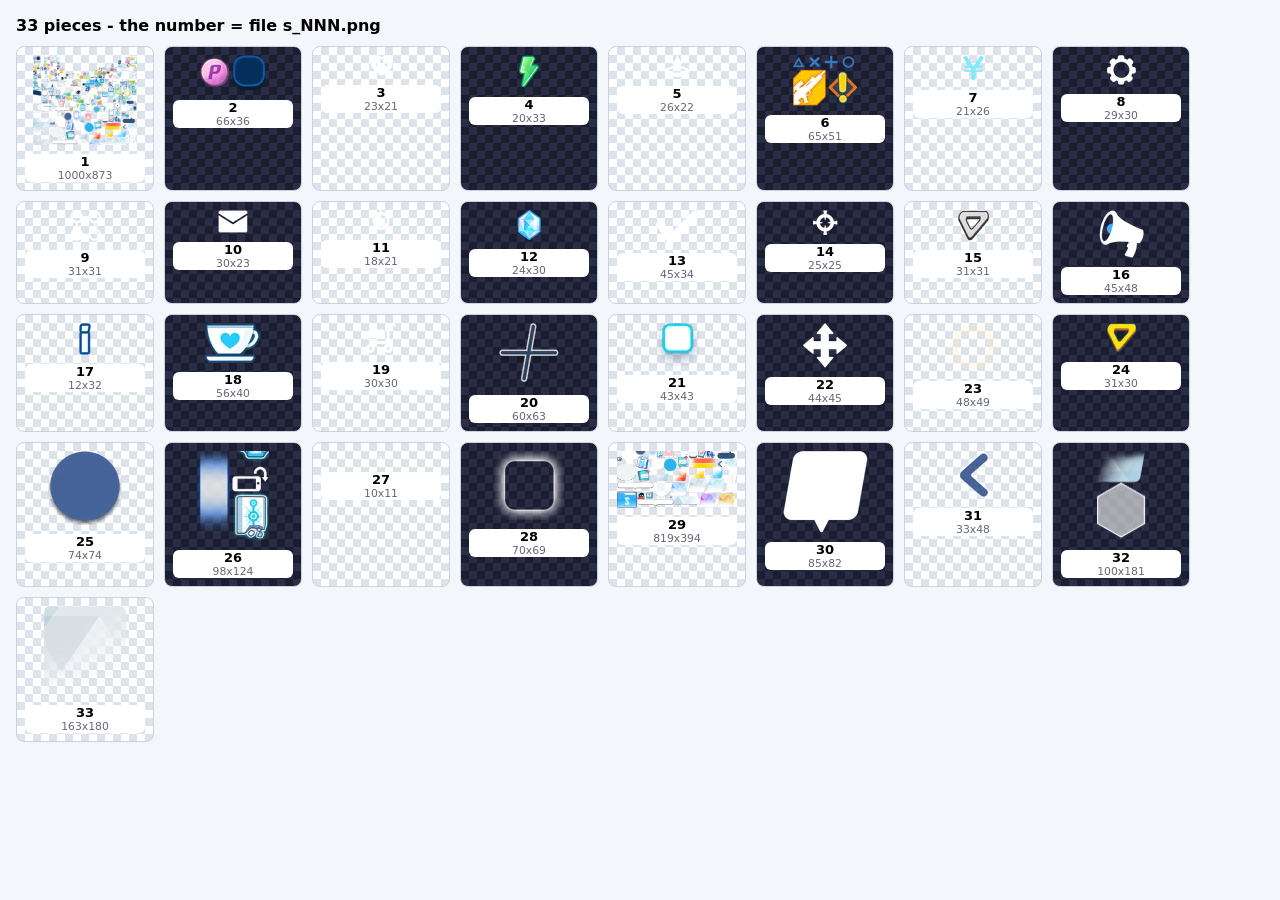
<file: Icons/sheet/index.html>
﻿<!DOCTYPE html><meta charset="utf-8"><title>Game Icon 2 - pieces</title>
<style>body{font:13px system-ui;margin:16px;background:#f3f6fa}h1{font-size:16px}.g{display:flex;flex-wrap:wrap;gap:10px}
figure{margin:0;width:120px;background:repeating-conic-gradient(#dde3ea 0 25%,#fff 0 50%) 0 0/16px 16px;border:1px solid #c9d3de;border-radius:8px;padding:8px;text-align:center}
figure:nth-child(2n){background:repeating-conic-gradient(#2a2d45 0 25%,#1b1d30 0 50%) 0 0/16px 16px}
img{max-width:100%;max-height:90px}figcaption{font-weight:800;background:#fff;border-radius:6px;margin-top:6px}small{display:block;font-weight:400;color:#667}</style>
<h1>33 pieces - the number = file s_NNN.png</h1><div class="g">
<figure><img src="s_001.png"><figcaption>1<small>1000x873</small></figcaption></figure>
<figure><img src="s_002.png"><figcaption>2<small>66x36</small></figcaption></figure>
<figure><img src="s_003.png"><figcaption>3<small>23x21</small></figcaption></figure>
<figure><img src="s_004.png"><figcaption>4<small>20x33</small></figcaption></figure>
<figure><img src="s_005.png"><figcaption>5<small>26x22</small></figcaption></figure>
<figure><img src="s_006.png"><figcaption>6<small>65x51</small></figcaption></figure>
<figure><img src="s_007.png"><figcaption>7<small>21x26</small></figcaption></figure>
<figure><img src="s_008.png"><figcaption>8<small>29x30</small></figcaption></figure>
<figure><img src="s_009.png"><figcaption>9<small>31x31</small></figcaption></figure>
<figure><img src="s_010.png"><figcaption>10<small>30x23</small></figcaption></figure>
<figure><img src="s_011.png"><figcaption>11<small>18x21</small></figcaption></figure>
<figure><img src="s_012.png"><figcaption>12<small>24x30</small></figcaption></figure>
<figure><img src="s_013.png"><figcaption>13<small>45x34</small></figcaption></figure>
<figure><img src="s_014.png"><figcaption>14<small>25x25</small></figcaption></figure>
<figure><img src="s_015.png"><figcaption>15<small>31x31</small></figcaption></figure>
<figure><img src="s_016.png"><figcaption>16<small>45x48</small></figcaption></figure>
<figure><img src="s_017.png"><figcaption>17<small>12x32</small></figcaption></figure>
<figure><img src="s_018.png"><figcaption>18<small>56x40</small></figcaption></figure>
<figure><img src="s_019.png"><figcaption>19<small>30x30</small></figcaption></figure>
<figure><img src="s_020.png"><figcaption>20<small>60x63</small></figcaption></figure>
<figure><img src="s_021.png"><figcaption>21<small>43x43</small></figcaption></figure>
<figure><img src="s_022.png"><figcaption>22<small>44x45</small></figcaption></figure>
<figure><img src="s_023.png"><figcaption>23<small>48x49</small></figcaption></figure>
<figure><img src="s_024.png"><figcaption>24<small>31x30</small></figcaption></figure>
<figure><img src="s_025.png"><figcaption>25<small>74x74</small></figcaption></figure>
<figure><img src="s_026.png"><figcaption>26<small>98x124</small></figcaption></figure>
<figure><img src="s_027.png"><figcaption>27<small>10x11</small></figcaption></figure>
<figure><img src="s_028.png"><figcaption>28<small>70x69</small></figcaption></figure>
<figure><img src="s_029.png"><figcaption>29<small>819x394</small></figcaption></figure>
<figure><img src="s_030.png"><figcaption>30<small>85x82</small></figcaption></figure>
<figure><img src="s_031.png"><figcaption>31<small>33x48</small></figcaption></figure>
<figure><img src="s_032.png"><figcaption>32<small>100x181</small></figcaption></figure>
<figure><img src="s_033.png"><figcaption>33<small>163x180</small></figcaption></figure>
</div>
</file>
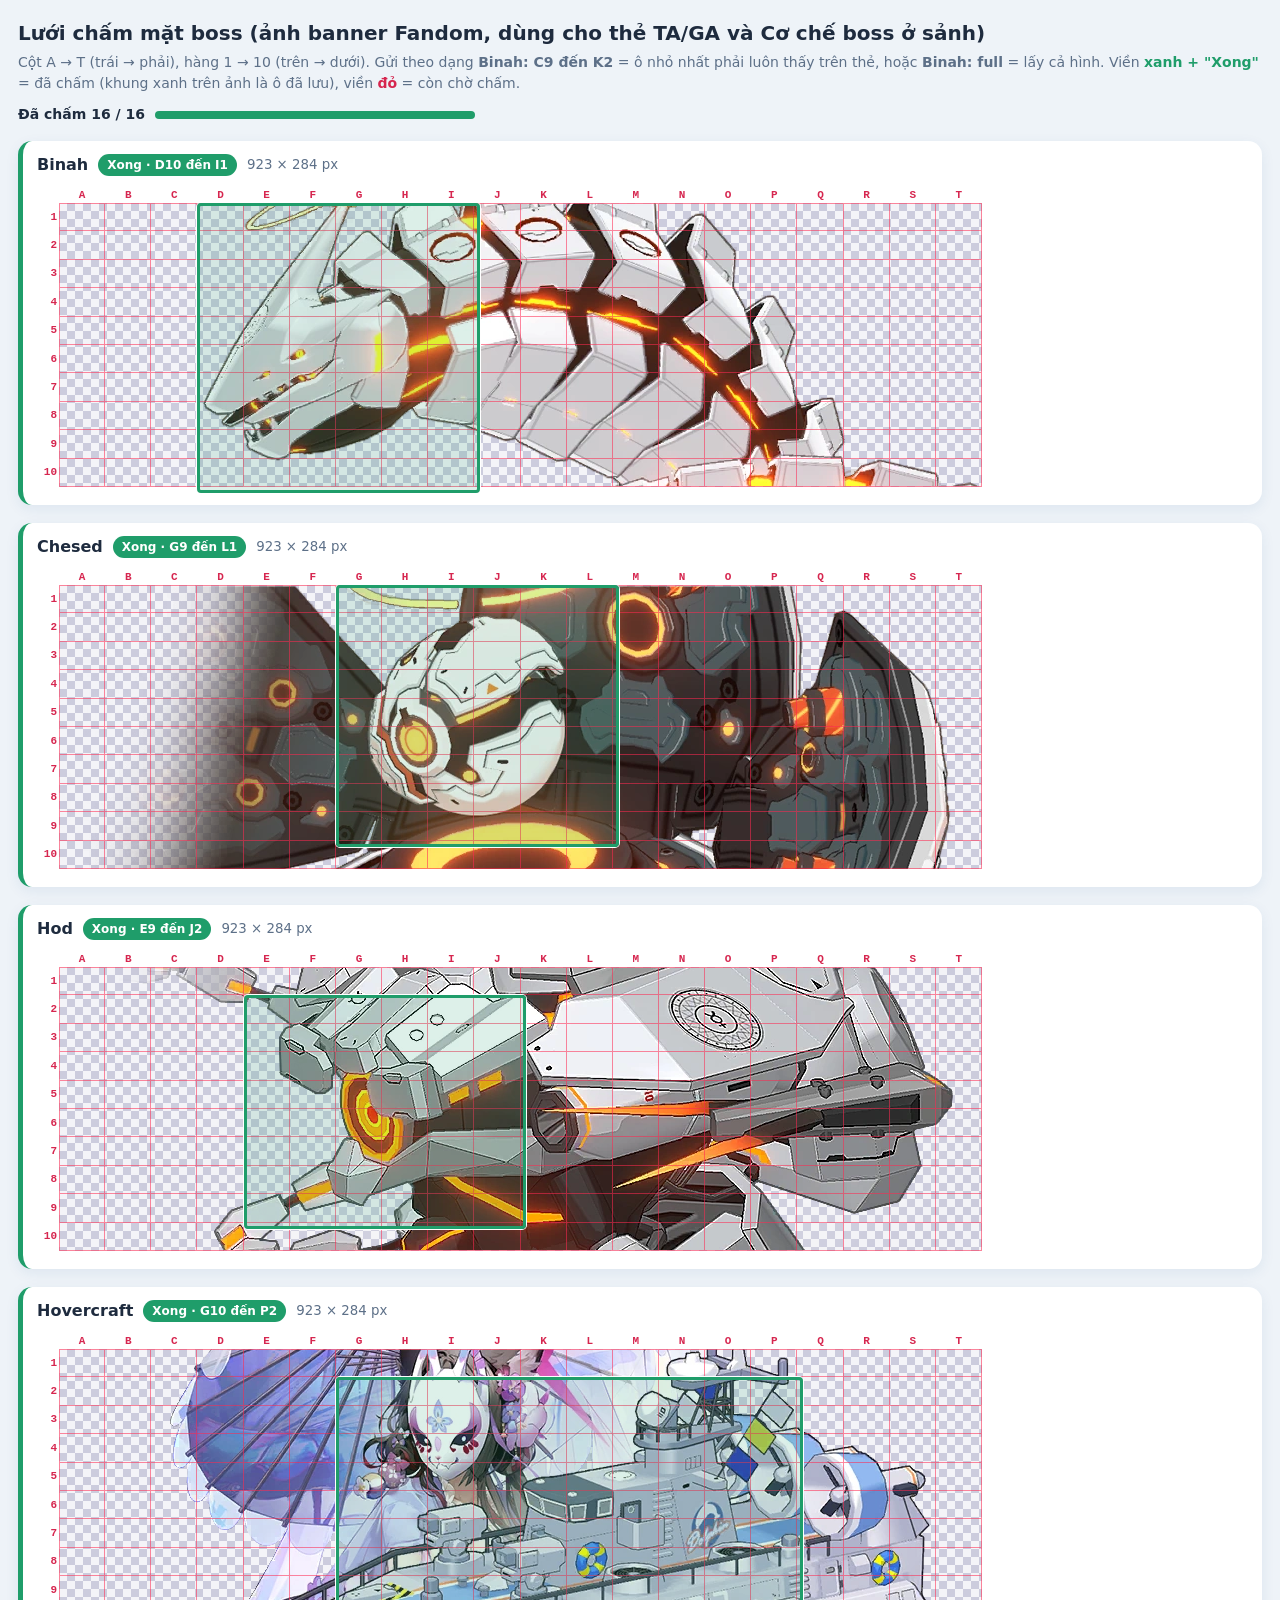
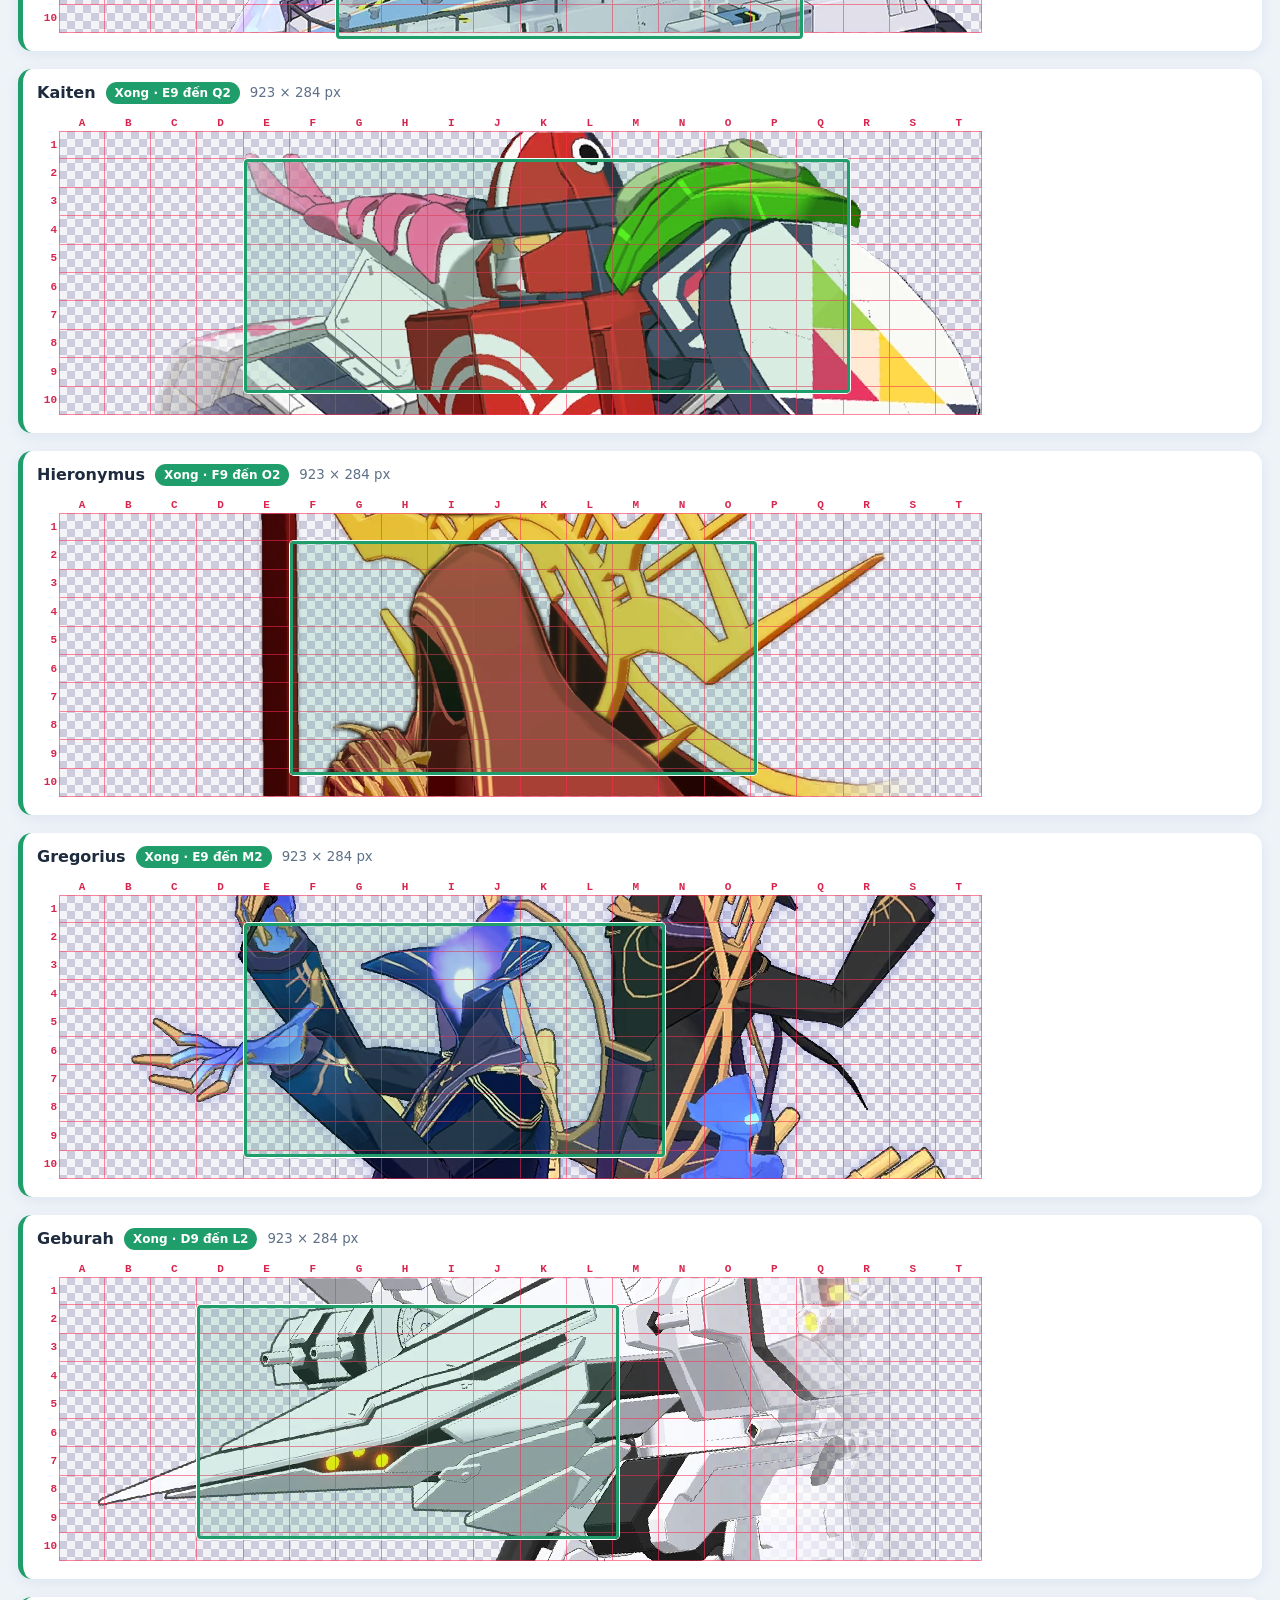
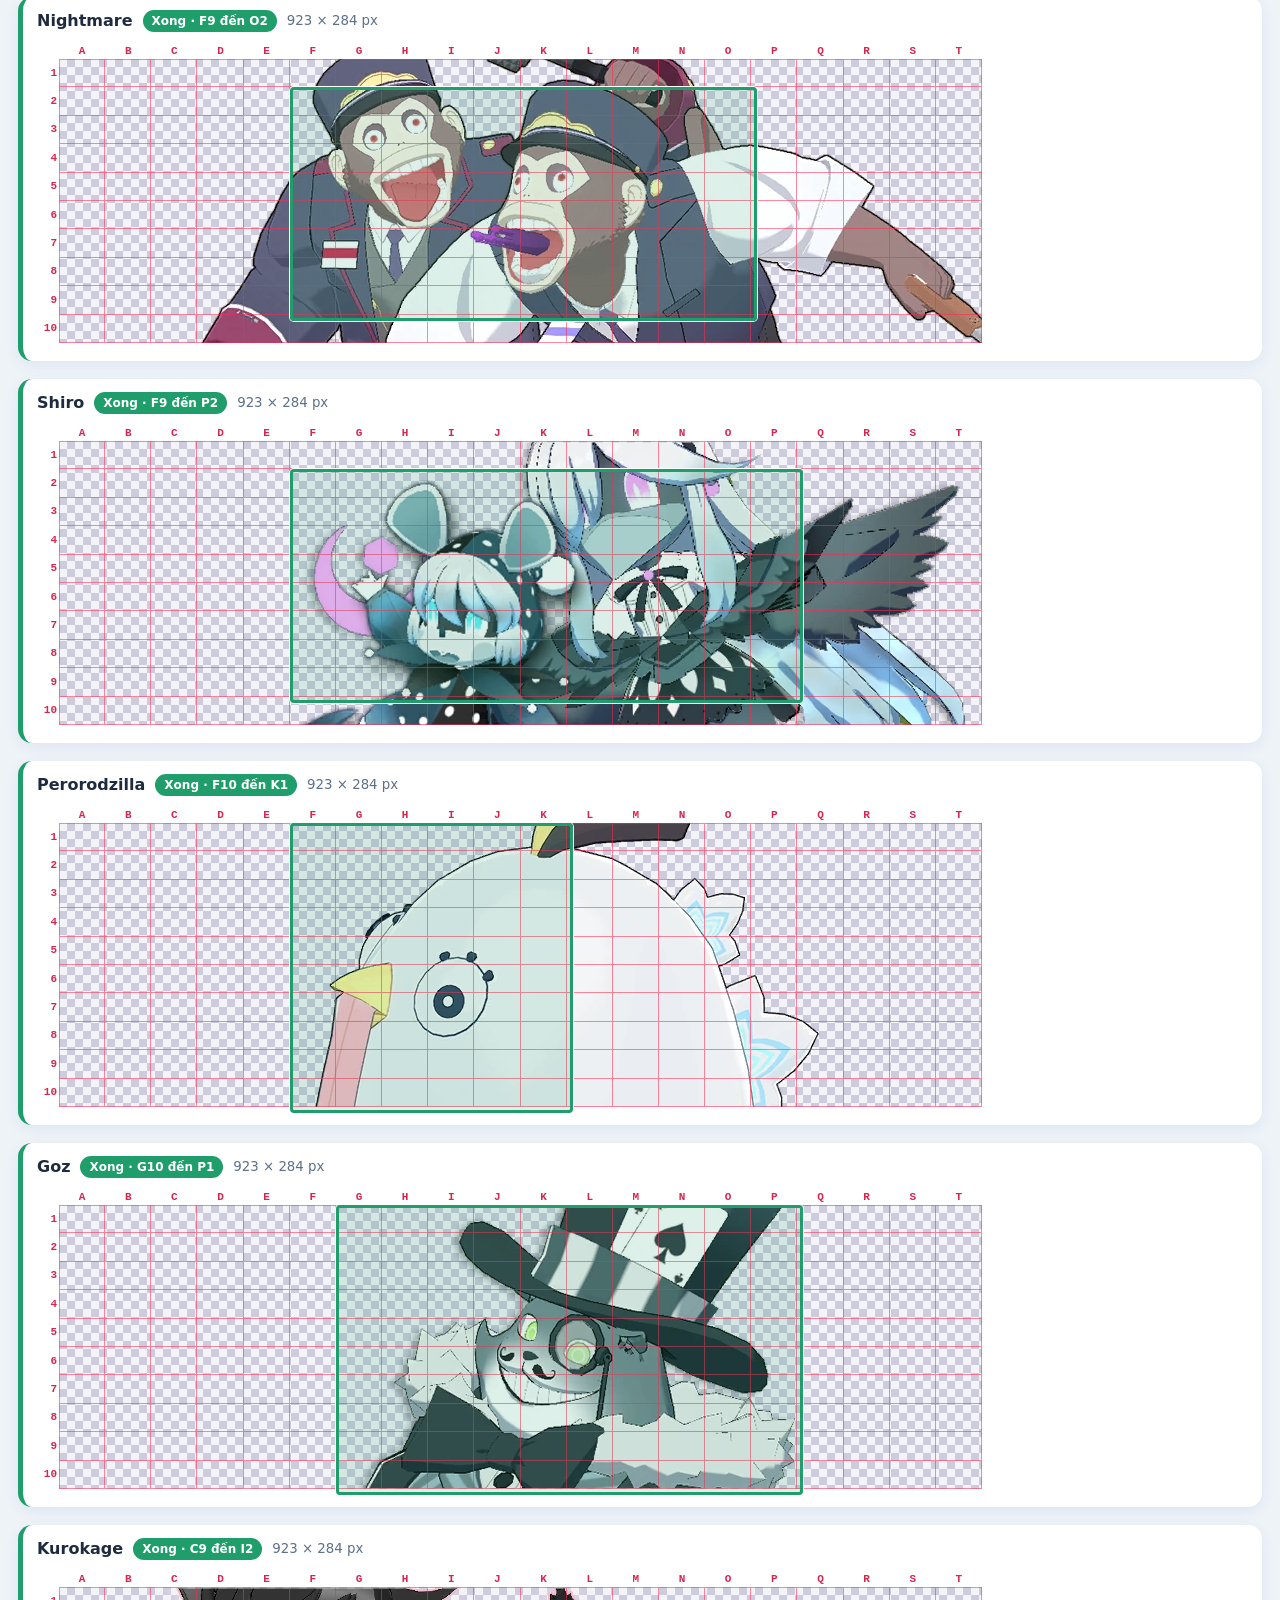
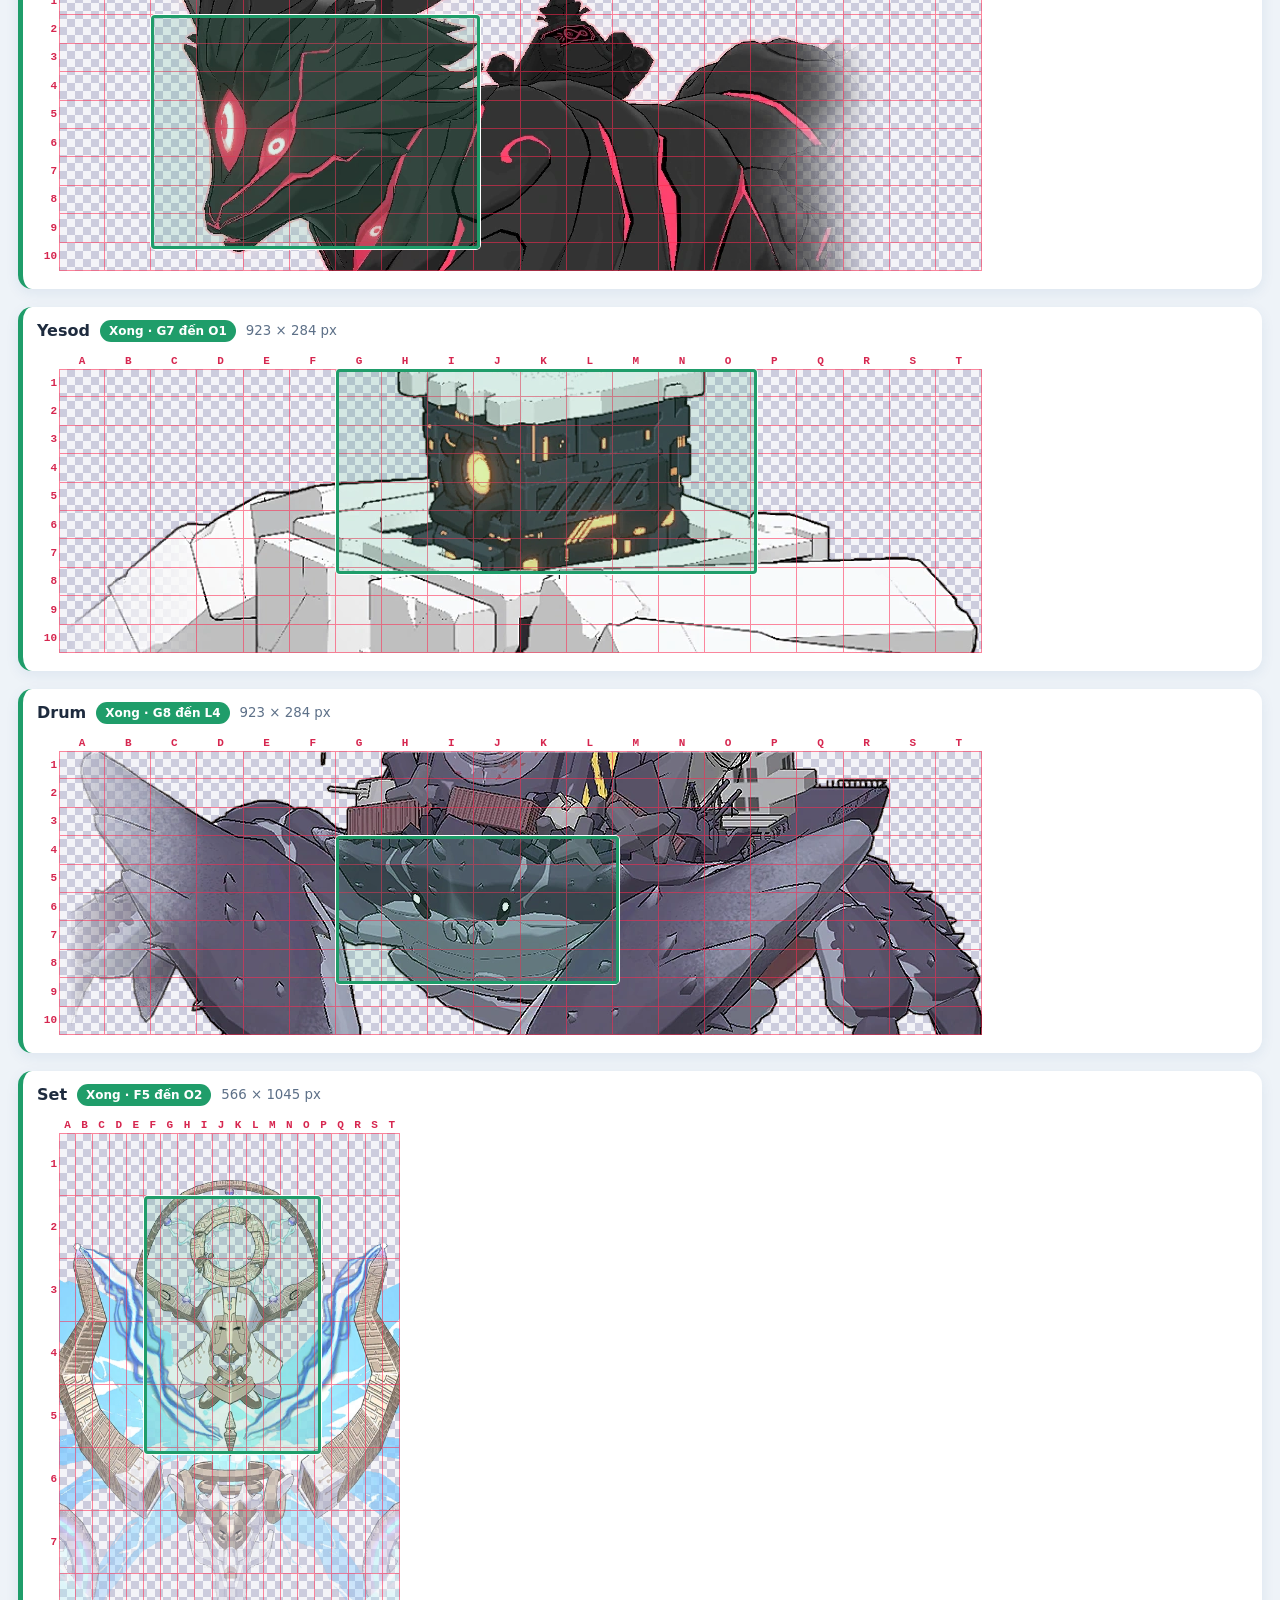
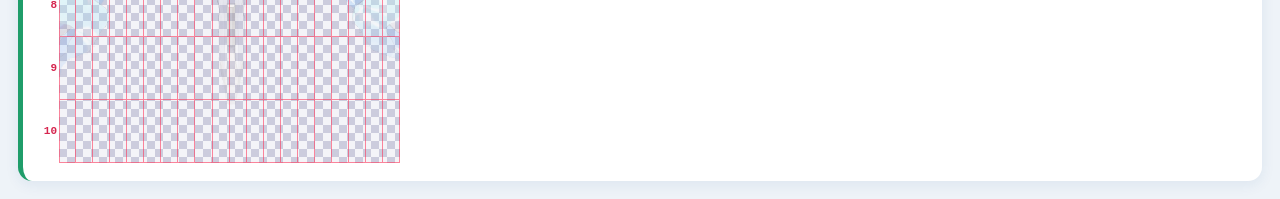
<file: face_grid.html>
<!DOCTYPE html>
<html lang="vi"><head><meta charset="utf-8"><meta name="viewport" content="width=device-width,initial-scale=1">
<title>Lưới chấm mặt boss</title>
<style>
:root{color-scheme:light dark;--ok:#1f9d6a;--todo:#d6264f}
body{margin:0;padding:18px;font:14px/1.5 "Segoe UI",system-ui,sans-serif;background:#eef3f8;color:#1e2b3e}
@media (prefers-color-scheme:dark){body{background:#12162a;color:#e8eaf6}.card{background:#1c2140!important}p.h{color:#9aa7c7!important}}
h1{font-size:20px;margin:0 0 4px}p.h{margin:0 0 10px;color:#5d7088}
.prog{display:flex;gap:10px;align-items:center;margin:0 0 16px;font-weight:600}
.prog .bar{flex:1;max-width:320px;height:8px;border-radius:8px;background:rgba(120,140,170,.25);overflow:hidden}
.prog .bar i{display:block;height:100%;background:var(--ok)}
.wrap{display:grid;gap:18px}
.card{background:#fff;border-radius:14px;padding:12px 14px;box-shadow:0 4px 14px rgba(21,80,140,.08);border-left:5px solid var(--todo)}
.card.done{border-left-color:var(--ok)}
.card h2{margin:0 0 8px;font-size:16px;display:flex;gap:10px;align-items:center;flex-wrap:wrap}
.card h2 small{font-weight:500;color:#5d7088}
.st{font:700 12px/1 "Segoe UI",system-ui;padding:5px 9px;border-radius:99px;color:#fff;background:var(--todo)}
.done .st{background:var(--ok)}
.fig{position:relative;display:inline-block;max-width:100%;padding:18px 0 0 22px}
.fig img{display:block;max-width:100%;height:auto;max-height:70vh;background:repeating-conic-gradient(#ccd 0 25%,#f4f4f8 0 50%) 0 0/16px 16px}
.grid{position:absolute;left:22px;top:18px;right:0;bottom:0;display:grid;grid-template-columns:repeat(20,1fr);grid-template-rows:repeat(10,1fr);pointer-events:none}
.grid i{border-right:1px solid rgba(255,40,80,.55);border-bottom:1px solid rgba(255,40,80,.55)}
.grid i:nth-child(20n+1){border-left:1px solid rgba(255,40,80,.55)}.grid i:nth-child(-n+20){border-top:1px solid rgba(255,40,80,.55)}
.cols,.rows{position:absolute;display:grid;font:700 11px/1 Consolas,monospace;color:#d6264f}
.cols{left:22px;right:0;top:0;height:16px;grid-template-columns:repeat(20,1fr);text-align:center;align-items:end}
.rows{left:0;top:18px;bottom:0;width:20px;grid-template-rows:repeat(10,1fr);align-items:center;text-align:right}
/* the marked box, drawn over the grid so you can check it */
.box{position:absolute;border:3px solid var(--ok);background:rgba(31,157,106,.15);border-radius:4px;pointer-events:none;box-shadow:0 0 0 1px #fff}
.miss{color:#c23a63;font-weight:700}
</style></head><body>
<h1>Lưới chấm mặt boss (ảnh banner Fandom, dùng cho thẻ TA/GA và Cơ chế boss ở sảnh)</h1>
<p class="h">Cột A → T (trái → phải), hàng 1 → 10 (trên → dưới). Gửi theo dạng <b>Binah: C9 đến K2</b> = ô nhỏ nhất phải luôn thấy trên thẻ, hoặc <b>Binah: full</b> = lấy cả hình.
 Viền <b style="color:var(--ok)">xanh + "Xong"</b> = đã chấm (khung xanh trên ảnh là ô đã lưu), viền <b style="color:var(--todo)">đỏ</b> = còn chờ chấm.</p>
<div class="prog"><span id="pn"></span><span class="bar"><i id="pb"></i></span></div>
<div class="wrap" id="w"></div>
<script>
// SAME table as BFACE in index.html: [first column, last column, top row, bottom row] or 'full'. Add a boss here = it shows "Xong".
const BFACE={Binah:'D I 1 10',Chesed:'G L 1 9',Hod:'E J 2 9',Hovercraft:'G P 2 10',Kaiten:'E Q 2 9',Hieronymus:'F O 2 9',
 Gregorius:'E M 2 9',Geburah:'D L 2 9',Nightmare:'F O 2 9',Shiro:'F P 2 9',Perorodzilla:'F K 1 10',Goz:'G P 1 10',Kurokage:'C I 2 9',
 Yesod:'G O 1 7',Drum:'G L 4 8',Set:'F O 2 5'};
const KEYS=['Binah','Chesed','Hod','Hovercraft','Kaiten','Hieronymus','Gregorius','Geburah','Nightmare','Shiro','Perorodzilla','Goz','Kurokage','Yesod','Drum','Set'];
const L='ABCDEFGHIJKLMNOPQRST';
// not marked yet first, so the next one to do is always at the top
const ORDER=[...KEYS.filter(k=>!BFACE[k]),...KEYS.filter(k=>BFACE[k])];
const boxCss=s=>{if(s==='full')return 'left:0;top:0;width:100%;height:100%';const[a,b,t,u]=s.split(' ');
 const x0=L.indexOf(a)/20,x1=(L.indexOf(b)+1)/20,y0=(+t-1)/10,y1=+u/10;
 return `left:${x0*100}%;top:${y0*100}%;width:${(x1-x0)*100}%;height:${(y1-y0)*100}%`;};
const n=KEYS.filter(k=>BFACE[k]).length;
document.getElementById('pn').textContent=`Đã chấm ${n} / ${KEYS.length}`;document.getElementById('pb').style.width=n/KEYS.length*100+'%';
document.getElementById('w').innerHTML=ORDER.map(k=>{const s=BFACE[k];
 return `<div class="card${s?' done':''}"><h2>${k}<span class="st">${s?'Xong · '+(s==='full'?'full':s.replace(/^(\S) (\S) (\S+) (\S+)$/,'$1$4 đến $2$3')):'Chờ chấm'}</span><small class="sz"></small></h2>
 <div class="fig"><div class="cols">${[...L].map(c=>`<span>${c}</span>`).join('')}</div>
  <div class="rows">${Array.from({length:10},(_,i)=>`<span>${i+1}</span>`).join('')}</div>
  <img src="BlueArchive_TA_GA_Bosses_HD/Boss_Portrait/${k}.png" alt="${k}"
   onload="this.closest('.card').querySelector('.sz').textContent=this.naturalWidth+' × '+this.naturalHeight+' px'"
   onerror="if(!this.dataset.f){this.dataset.f=1;this.src=this.src.replace(/\\.png$/,'.webp')}else{this.closest('.fig').outerHTML='<p class=miss>Không có file ảnh</p>'}">
  <div class="grid">${'<i></i>'.repeat(200)}${s?`<span class="box" style="${boxCss(s)}"></span>`:''}</div></div></div>`;}).join('');
</script>
</body></html>
</file>
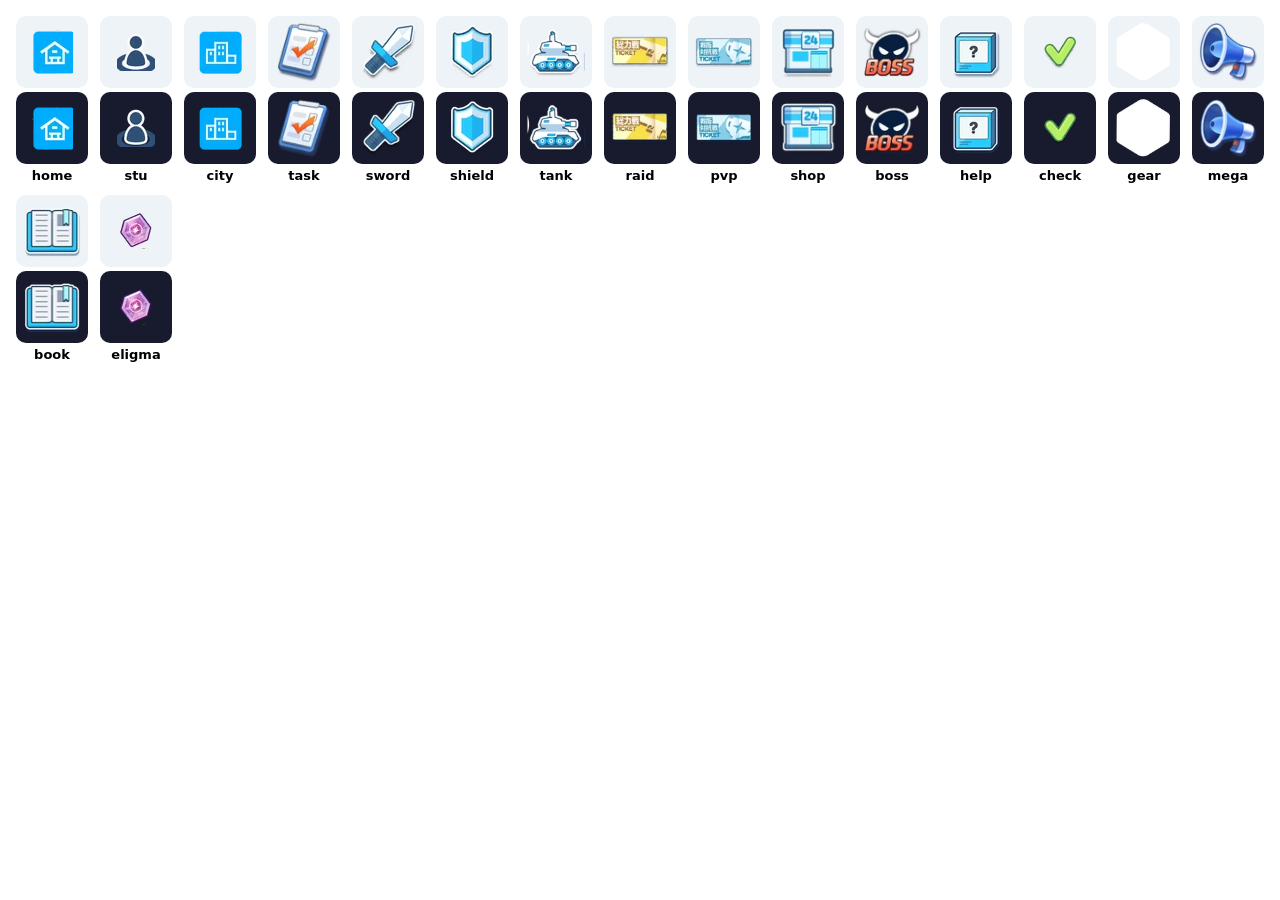
<file: Icons/ui-preview.html>
﻿<!DOCTYPE html><meta charset="utf-8"><title>UI icons</title><style>body{font:13px system-ui;margin:16px;display:flex;flex-wrap:wrap;gap:12px}
figure{margin:0;text-align:center}figure div{width:72px;height:72px;display:grid;place-items:center;background:#eef3f8;border-radius:10px;margin-bottom:4px}
figure div.d{background:#181a2e}img{max-width:60px;max-height:60px}</style>
<figure><div><img src="ui-home.png"></div><div class=d><img src="ui-home.png"></div><b>home</b></figure>
<figure><div><img src="ui-stu.png"></div><div class=d><img src="ui-stu.png"></div><b>stu</b></figure>
<figure><div><img src="ui-city.png"></div><div class=d><img src="ui-city.png"></div><b>city</b></figure>
<figure><div><img src="ui-task.png"></div><div class=d><img src="ui-task.png"></div><b>task</b></figure>
<figure><div><img src="ui-sword.png"></div><div class=d><img src="ui-sword.png"></div><b>sword</b></figure>
<figure><div><img src="ui-shield.png"></div><div class=d><img src="ui-shield.png"></div><b>shield</b></figure>
<figure><div><img src="ui-tank.png"></div><div class=d><img src="ui-tank.png"></div><b>tank</b></figure>
<figure><div><img src="ui-raid.png"></div><div class=d><img src="ui-raid.png"></div><b>raid</b></figure>
<figure><div><img src="ui-pvp.png"></div><div class=d><img src="ui-pvp.png"></div><b>pvp</b></figure>
<figure><div><img src="ui-shop.png"></div><div class=d><img src="ui-shop.png"></div><b>shop</b></figure>
<figure><div><img src="ui-boss.png"></div><div class=d><img src="ui-boss.png"></div><b>boss</b></figure>
<figure><div><img src="ui-help.png"></div><div class=d><img src="ui-help.png"></div><b>help</b></figure>
<figure><div><img src="ui-check.png"></div><div class=d><img src="ui-check.png"></div><b>check</b></figure>
<figure><div><img src="ui-gear.png"></div><div class=d><img src="ui-gear.png"></div><b>gear</b></figure>
<figure><div><img src="ui-mega.png"></div><div class=d><img src="ui-mega.png"></div><b>mega</b></figure>
<figure><div><img src="ui-book.png"></div><div class=d><img src="ui-book.png"></div><b>book</b></figure>
<figure><div><img src="ui-eligma.png"></div><div class=d><img src="ui-eligma.png"></div><b>eligma</b></figure>
</file>
